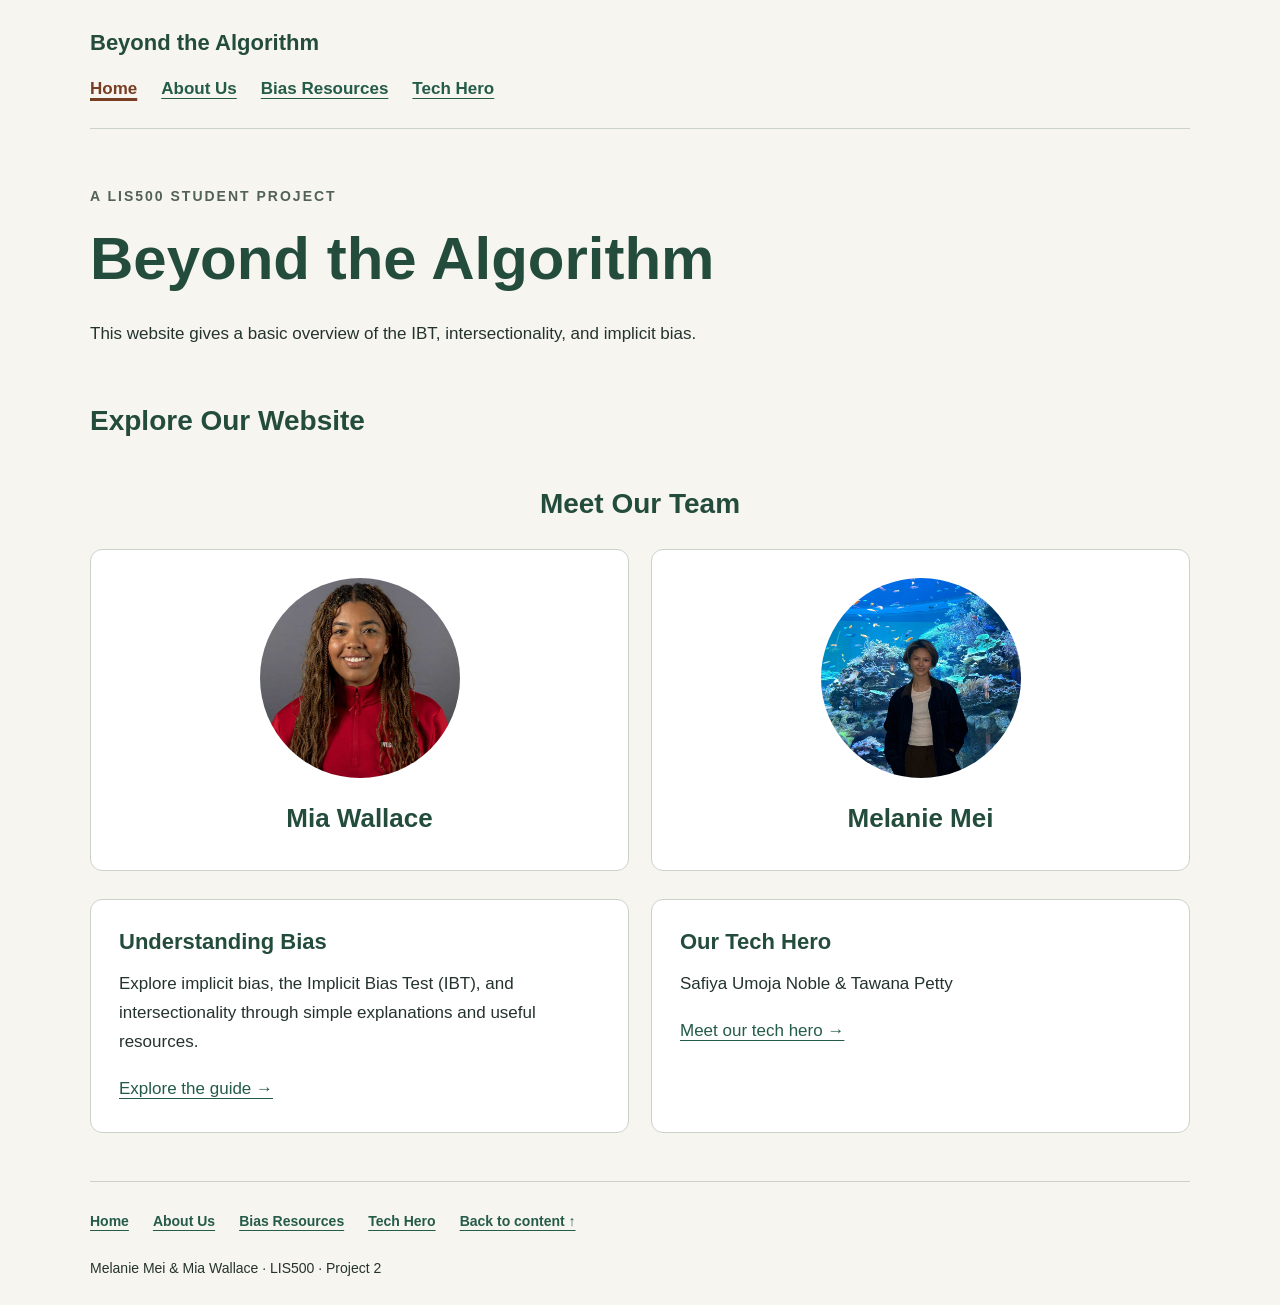
<file: index.html>
<!DOCTYPE html>
<html lang="en">
<head>
  <meta charset="UTF-8">
  <meta name="viewport" content="width=device-width, initial-scale=1.0">
  <title>Beyond the Algorithm | Home</title>
  <link rel="stylesheet" href="stylepage.css">
</head>

<body>
  <!--
  This is the main page
  -->

  <a class="skip-link" href="#main">Skip to content</a>

  <header>
    <p class="site-name">Beyond the Algorithm</p>

    <nav aria-label="Main navigation">
      <a href="index.html" aria-current="page">Home</a>
      <a href="about.html">About Us</a>
      <a href="resources.html">Bias Resources</a>
      <a href="heroes.html">Tech Hero</a>
    </nav>
  </header>
   <!--
  Nevagation options
  -->

  <main id="main">
    <section class="intro">
      <p class="eyebrow">A LIS500 student project</p>
      <h1>Beyond the Algorithm</h1>
      <p>This website gives a basic overview of the IBT, intersectionality, and implicit bias.
      </p>
    </section>

    <section aria-labelledby="explore-heading">
      <h2 id="explore-heading">Explore Our Website</h2>
      
<!-- Team portraits and team members' names. MM -->
<section class="team-section" aria-labelledby="team-heading">
  <h2 id="team-heading">Meet Our Team</h2>

  <div class="team-grid">
    <article class="team-member">
      <img
        class="team-photo"
        src="PHOTO-2026-10-05-20-46-10.jpg"
        alt="Mia Wallace"
      >
<!-- Same sized portraits and framed team member section, reduce distructions and easy to read -->
      <h3>Mia Wallace</h3>
    </article>

    <article class="team-member">
      <img
        class="team-photo"
        src="IMG_7918.jpg"
        alt="Melanie Mei"
      >

      <h3>Melanie Mei</h3>
    </article>
  </div>
</section>
      
<!-- A glance of our site MM -->
      <div class="cards home-cards">
        <article class="card">
          <h3>Understanding Bias</h3>
          <p>Explore implicit bias, the Implicit Bias Test (IBT), and intersectionality through simple explanations and useful resources. </p>
          <a href="resources.html">Explore the guide →</a>
        </article>

        <article class="card">
          <h3>Our Tech Hero</h3>
          <p>Safiya Umoja Noble & Tawana Petty</p>
          <a href="heroes.html">Meet our tech hero →</a>
        </article>
      </div>
    </section>
  </main>

 <footer>
  <!-- Footer navigation lets readers visit another page
       without scrolling back to the top. MM -->
  <nav class="footer-nav" aria-label="Footer navigation">
    <a href="index.html">Home</a>
    <a href="about.html">About Us</a>
    <a href="resources.html">Bias Resources</a>
    <a href="heroes.html">Tech Hero</a>
    <a href="#main">Back to content ↑</a>
  </nav>

  <p>Melanie Mei &amp; Mia Wallace · LIS500 · Project 2</p>
</footer>
</body>
</html>
</file>
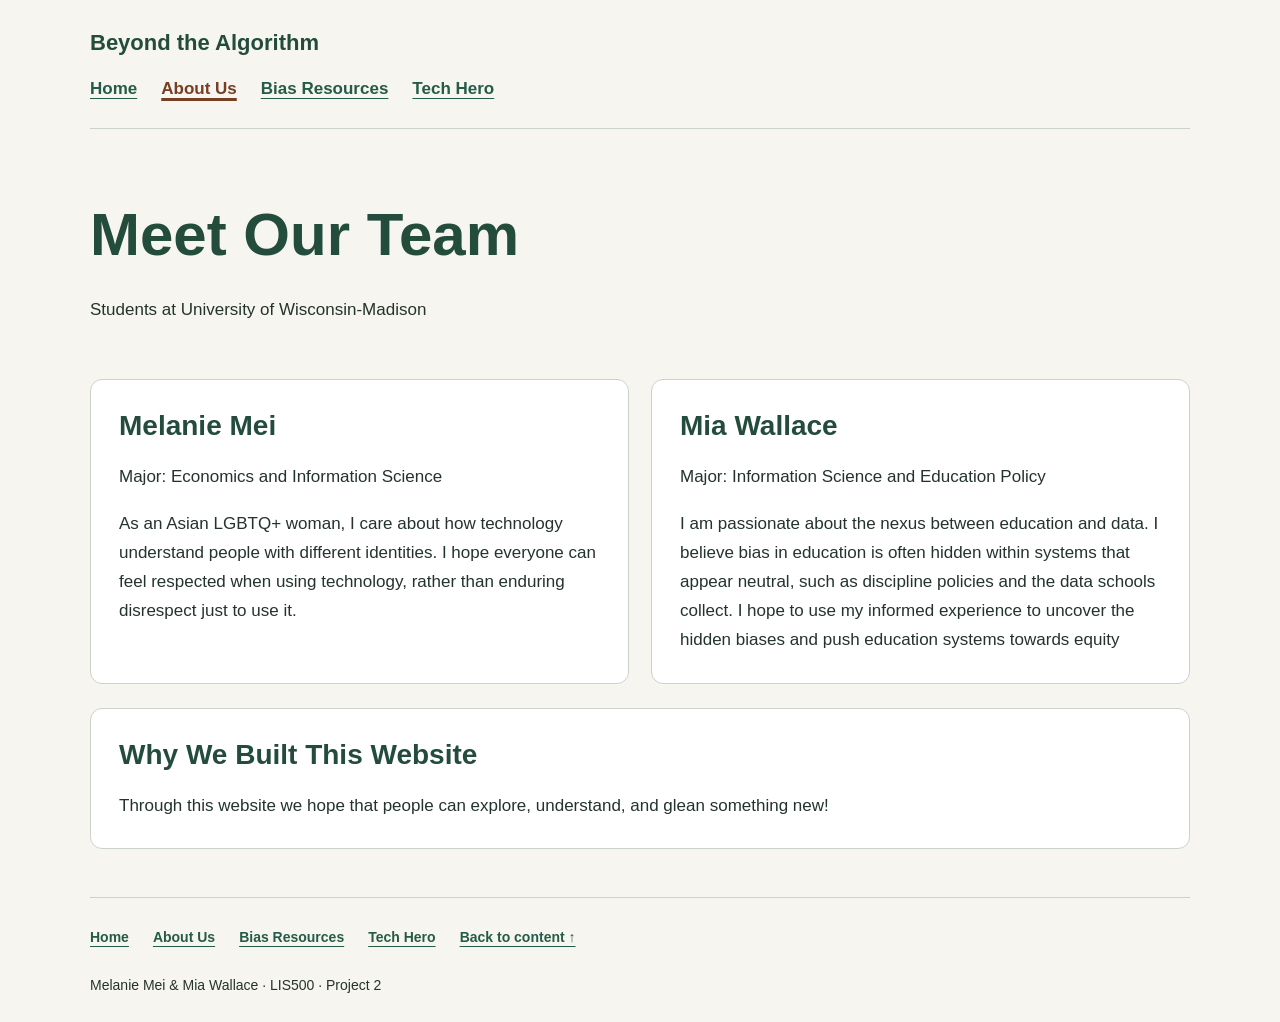
<file: about.html>
<!DOCTYPE html>
<html lang="en">
<head>
  <meta charset="UTF-8">
  <meta name="viewport" content="width=device-width, initial-scale=1.0">
  <title>About Us | Beyond the Algorithm</title>
  <link rel="stylesheet" href="stylepage.css">
</head>

<body>
<!-- White cards behind our names help the information to stand out MW-->
  <a class="skip-link" href="#main">Skip to content</a>

  <header>
    <p class="site-name">Beyond the Algorithm</p>

    <nav aria-label="Main navigation">
      <a href="index.html">Home</a>
      <a href="about.html" aria-current="page">About Us</a>
      <a href="resources.html">Bias Resources</a>
      <a href="heroes.html">Tech Hero</a>
    </nav>
  </header>

  <main id="main">
    <section class="intro">
      <h1>Meet Our Team</h1>
      <p>Students at University of Wisconsin-Madison</p>
    </section>

    <div class="team-grid">
      <section class="card">
        <h2>Melanie Mei</h2>
        <p>Major: Economics and Information Science</p>
        <p>As an Asian LGBTQ+ woman, I care about how technology understand people with different identities. I hope everyone can feel respected when using technology, rather than enduring disrespect just to use it. </p>
      </section>

      <section class="card">
        <h2>Mia Wallace</h2>
        <p> Major: Information Science and Education Policy</p>
        <p> I am passionate about the nexus between education and data. I believe bias in education is often hidden within systems that appear neutral, such as discipline policies and the data schools collect.  I hope to use my informed experience to uncover the hidden biases and push education systems towards equity</p>
      </section>
    </div>

    <section class="panel">
      <h2>Why We Built This Website</h2>
      <p> Through this website we hope that people can explore, understand, and glean something new! </p>
    </section>
  </main>

 <footer>
  <!-- Footer navigation lets readers visit another page
       without scrolling back to the top. MM -->
  <nav class="footer-nav" aria-label="Footer navigation">
    <a href="index.html">Home</a>
    <a href="about.html">About Us</a>
    <a href="resources.html">Bias Resources</a>
    <a href="heroes.html">Tech Hero</a>
    <a href="#main">Back to content ↑</a>
  </nav>

  <p>Melanie Mei &amp; Mia Wallace · LIS500 · Project 2</p>
</footer>
</body>
</html>
</file>
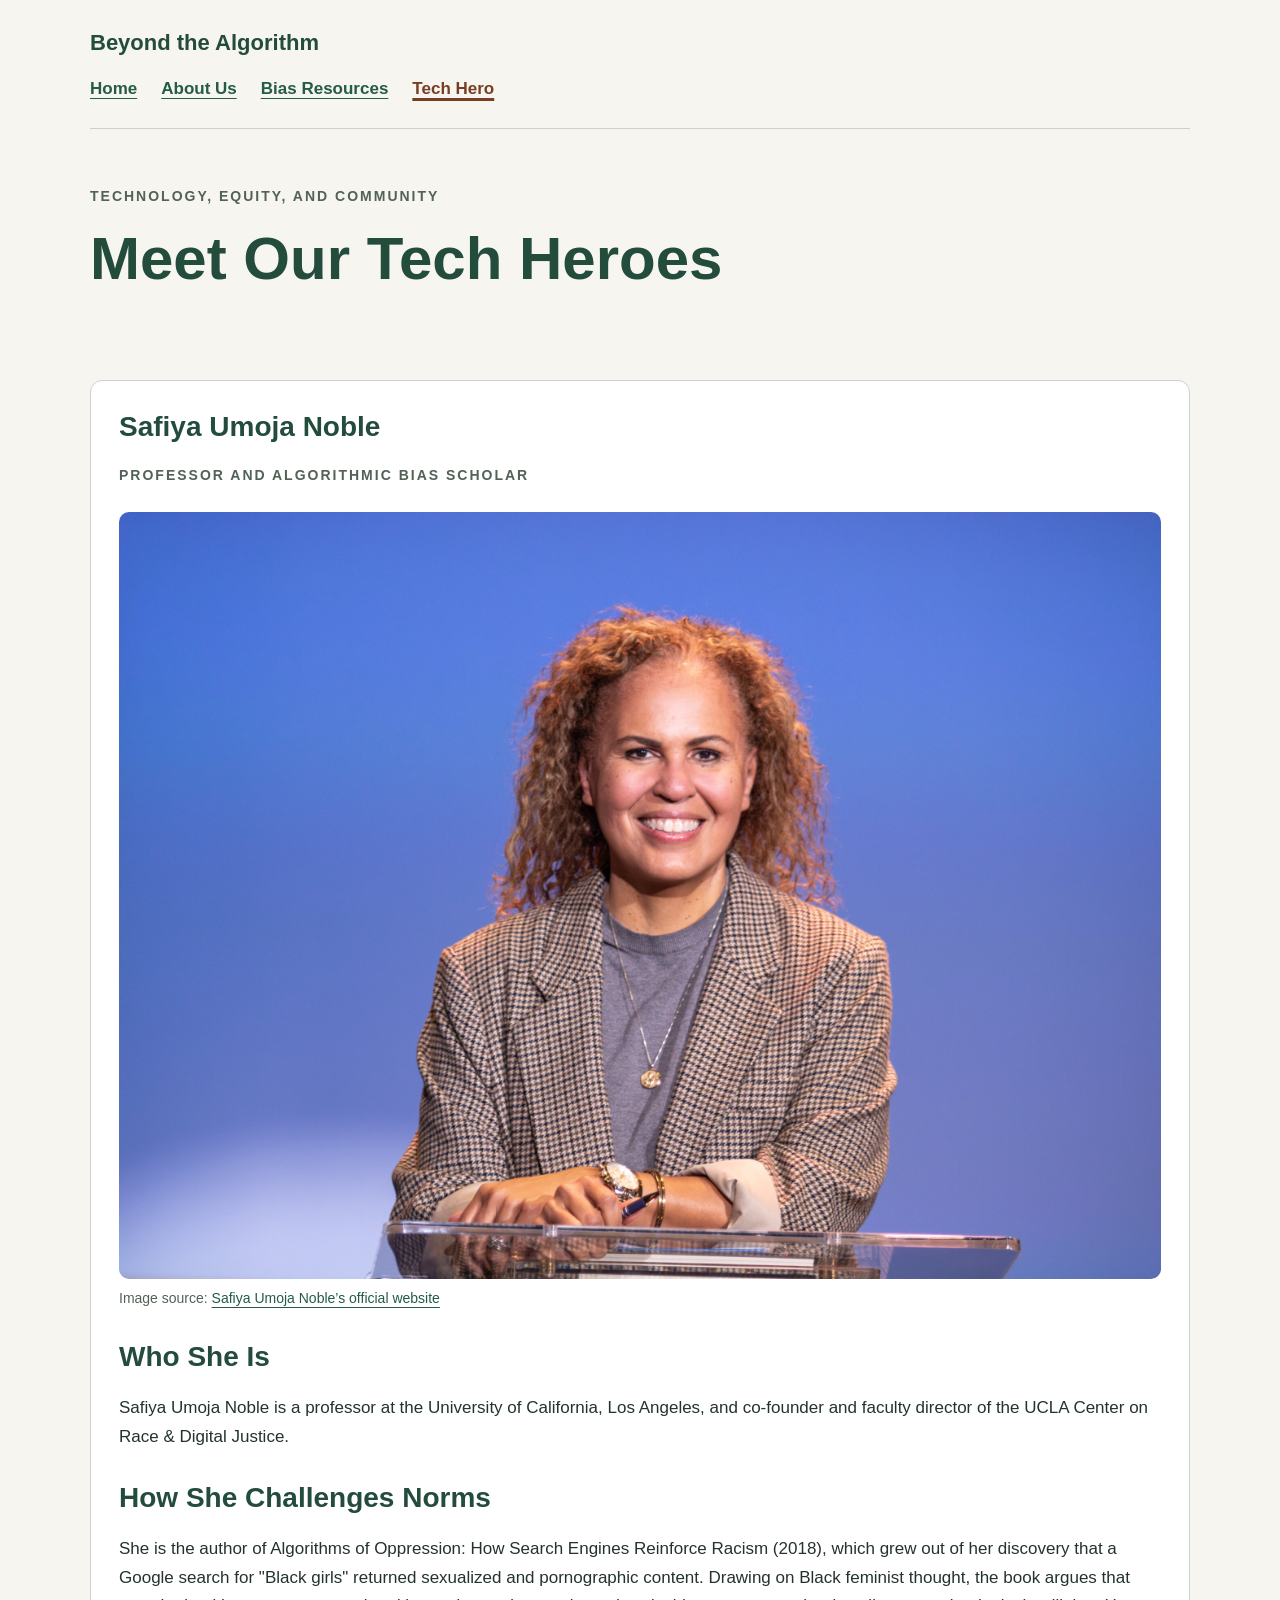
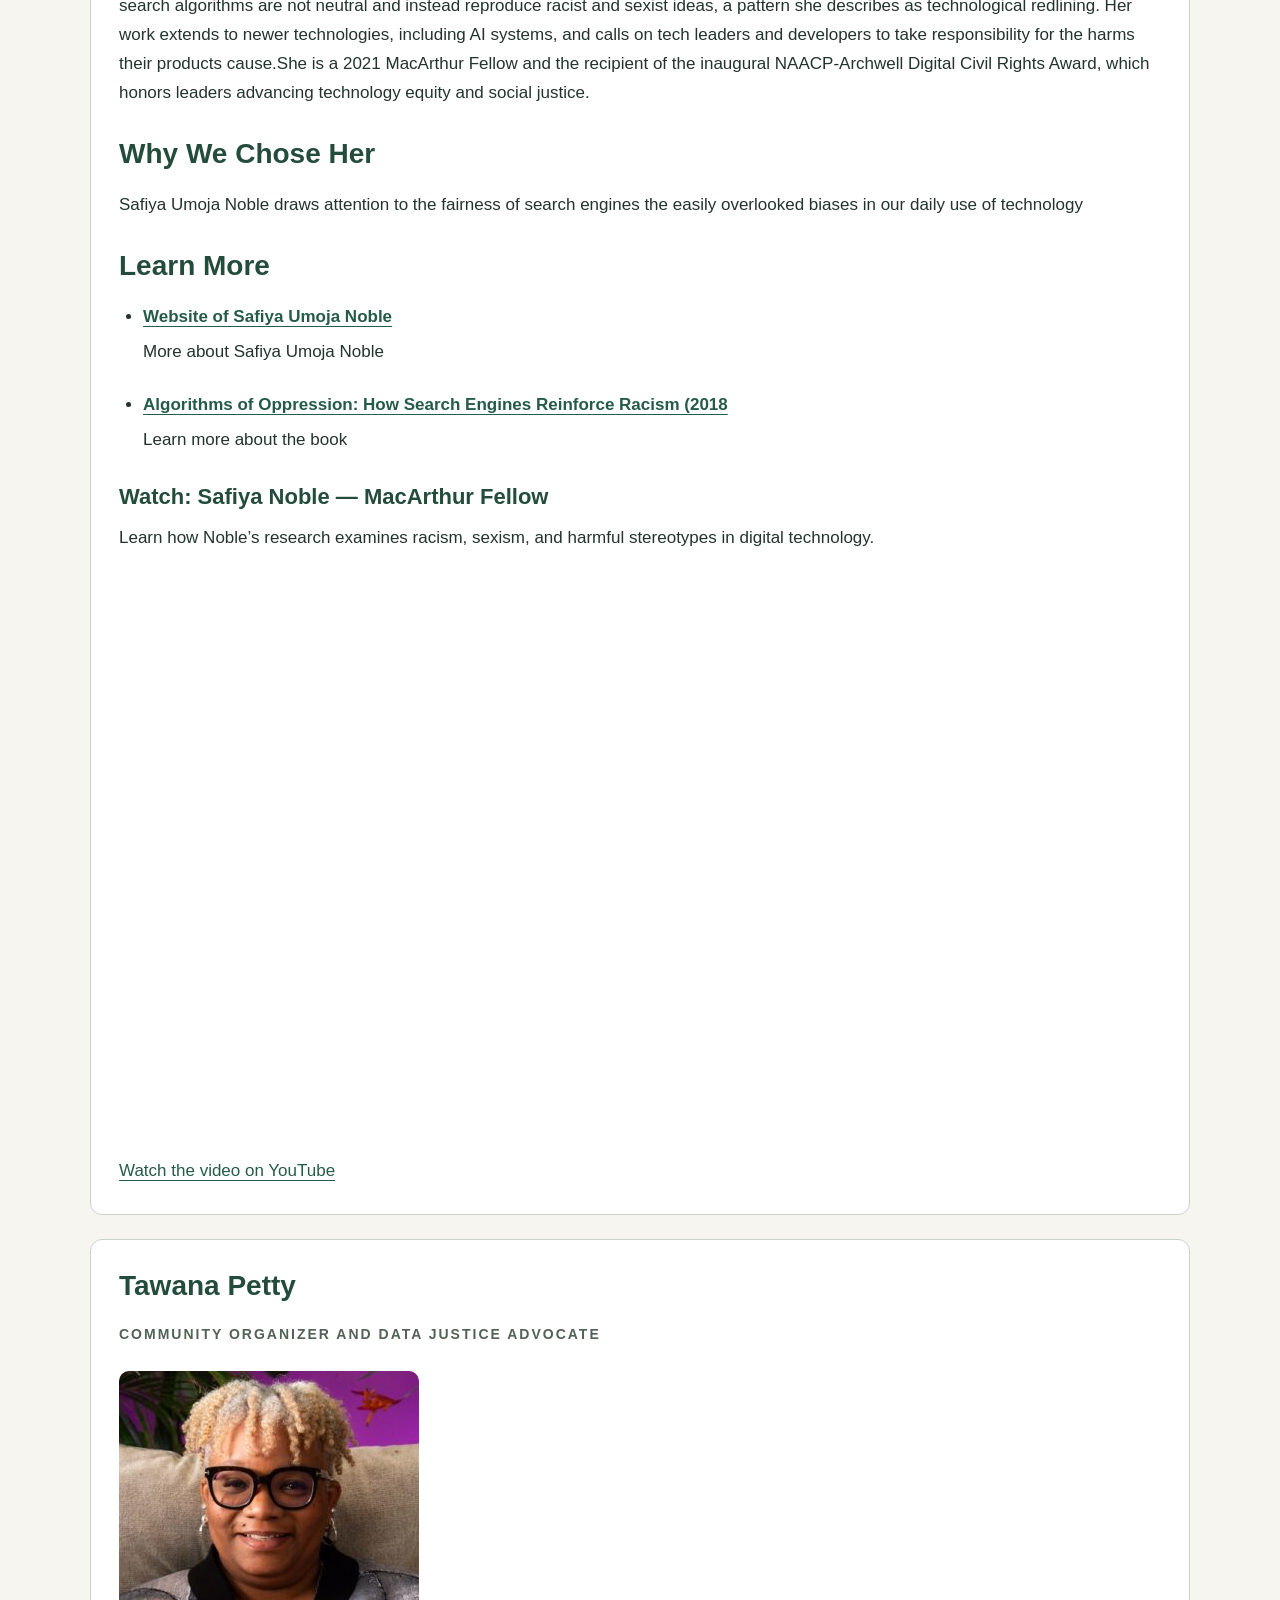
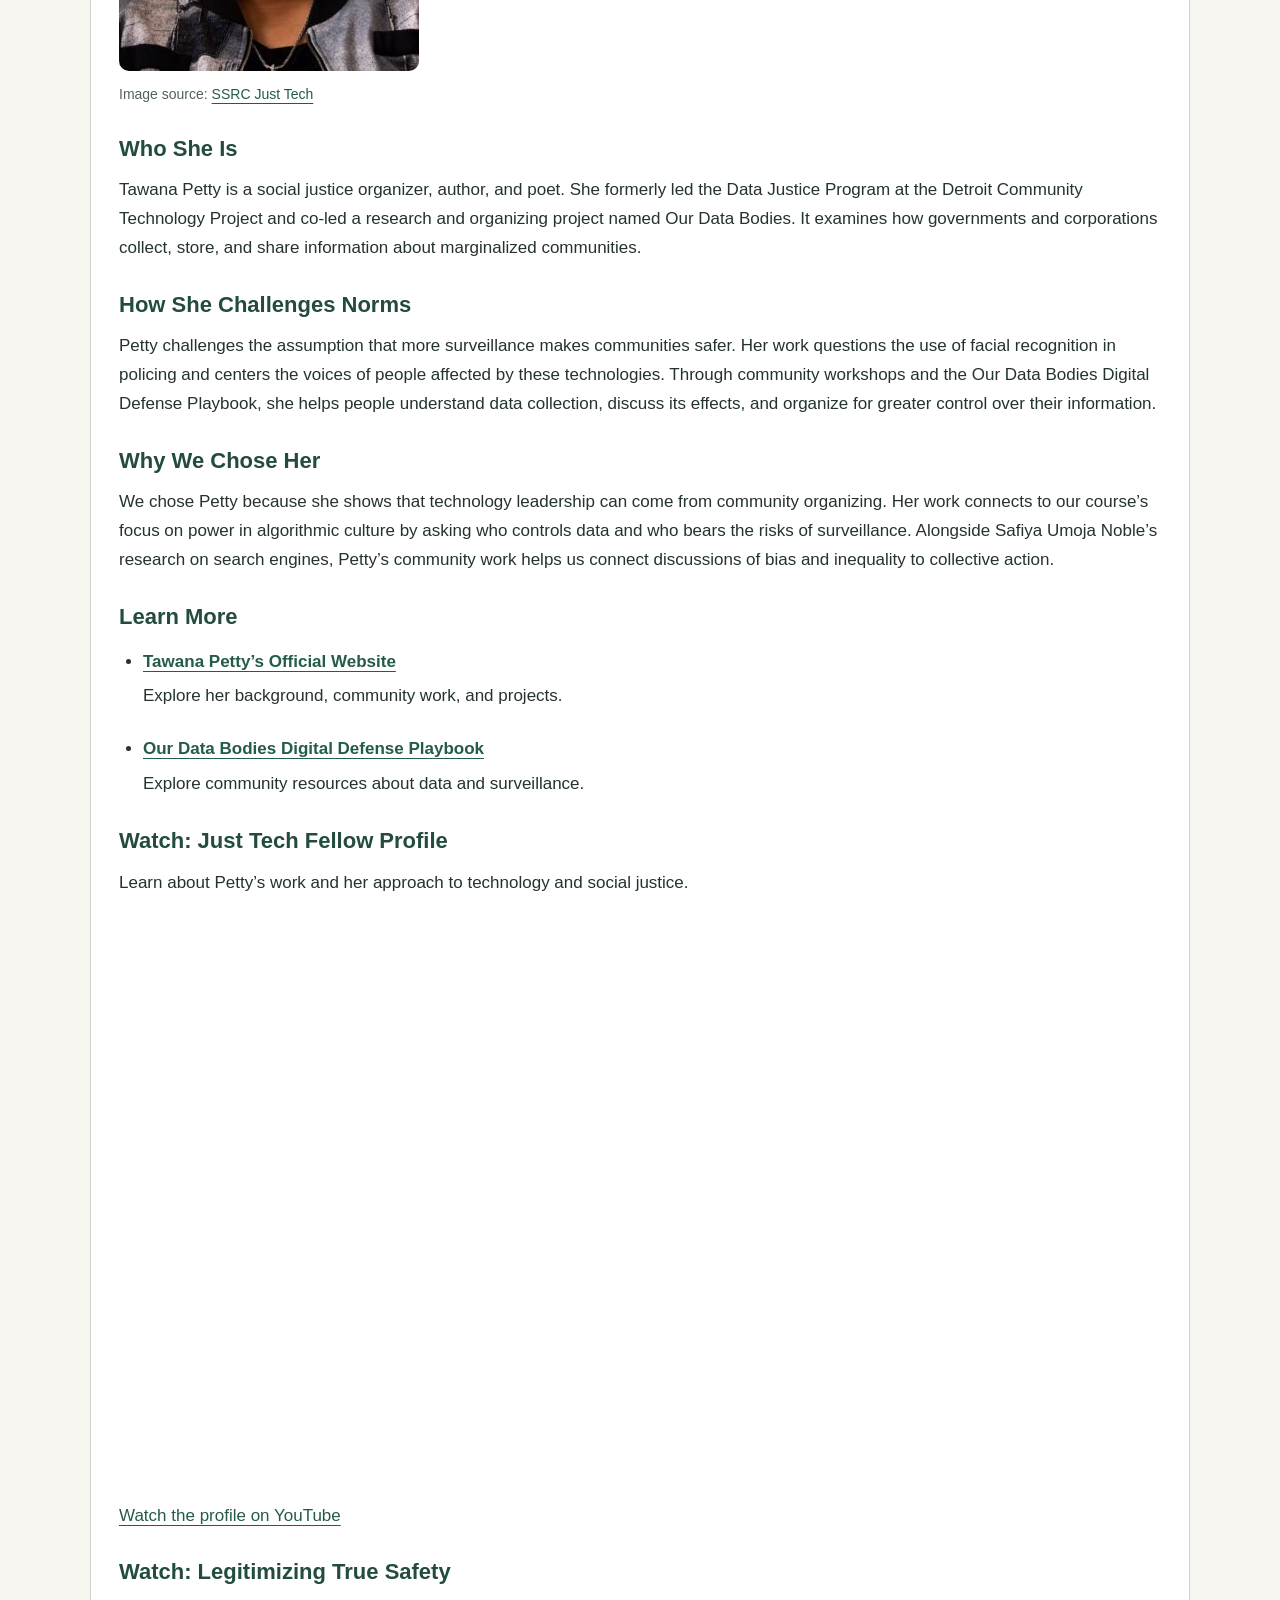
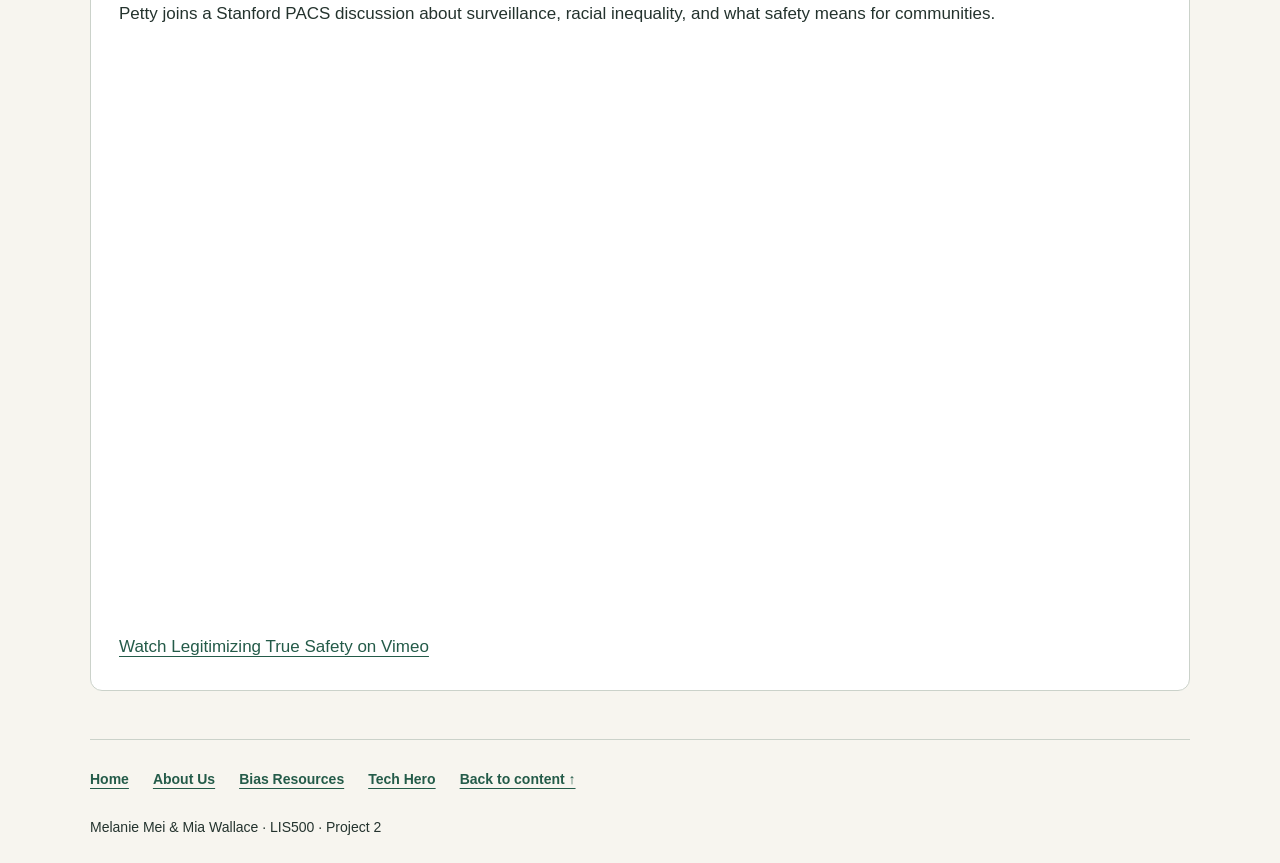
<file: heroes.html>
<!DOCTYPE html>
<html lang="en">
<head>
  <meta charset="UTF-8">
  <meta name="viewport" content="width=device-width, initial-scale=1.0">
  <title>Tech Hero | Beyond the Algorithm</title>
  <link rel="stylesheet" href="stylepage.css">
</head>

<body>
  <!--This is the tech hero page.MM-->

  <a class="skip-link" href="#main">Skip to content</a>

  <header>
    <p class="site-name">Beyond the Algorithm</p>

    <nav aria-label="Main navigation">
      <a href="index.html">Home</a>
      <a href="about.html">About Us</a>
      <a href="resources.html">Bias Resources</a>
      <a href="heroes.html" aria-current="page">Tech Hero</a>
    </nav>
  </header>
 <!--I add neivagation options to every page to help visitor neivagote more smoothly .MM-->
  
  <main id="main">
 <section class="intro">
  <p class="eyebrow">Technology, equity, and community</p>
  <h1>Meet Our Tech Heroes</h1>
</section>

<!-- Both profiles use the same heading and portrait layout. MM -->
<article class="panel hero-profile" aria-labelledby="noble-heading">
  <h2 id="noble-heading">Safiya Umoja Noble</h2>
  <p class="eyebrow">
    Professor and Algorithmic Bias Scholar
  </p>

  <figure>
    <img
      class=""
      src="Noble headshot.jpg"
      alt="Portrait of Safiya Umoja Noble"
      loading="lazy"
    >
    <figcaption>
      Image source:
      <a href="https://safiyaunoble.com/bio-cv/">
        Safiya Umoja Noble’s official website
      </a>
    </figcaption>
  </figure>

  
      <h2>Who She Is</h2>
      <p>Safiya Umoja Noble is a professor at the University of California, Los Angeles, and co-founder and faculty director of the UCLA Center on Race & Digital Justice. </p>
      

      <h2>How She Challenges Norms</h2>
      <p>She is the author of Algorithms of Oppression: How Search Engines Reinforce Racism (2018), which grew out of her discovery that a Google search for "Black girls" returned sexualized and pornographic content. Drawing on Black feminist thought, the book argues that search algorithms are not neutral and instead reproduce racist and sexist ideas, a pattern she describes as technological redlining. Her work extends to newer technologies, including AI systems, and calls on tech leaders and developers to take responsibility for the harms their products cause.She is a 2021 MacArthur Fellow and the recipient of the inaugural NAACP-Archwell Digital Civil Rights Award, which honors leaders advancing technology equity and social justice.
</p>

      <h2>Why We Chose Her</h2>
      <p>Safiya Umoja Noble draws attention to the fairness of search engines the easily overlooked biases in our daily use of technology</p>

      <h2>Learn More</h2>

      <ul class="resource-list">
        <li>
          <a href="https://safiyaunoble.com/">Website of Safiya Umoja Noble</a>
          <p> More about Safiya Umoja Noble</p>
        </li>
<!--I explain each resources so viewer could clearly know what they can expect from clicking the link .MM-->
        <li>
          <a href="https://en.wikipedia.org/wiki/Algorithms_of_Oppression">Algorithms of Oppression: How Search Engines Reinforce Racism (2018</a>
          <p>Learn more about the book</p>
        </li>
      </ul><!-- Video introduces Noble’s research on algorithmic discrimination. MM -->
<h3>Watch: Safiya Noble — MacArthur Fellow</h3>
<p>
  Learn how Noble’s research examines racism, sexism,
  and harmful stereotypes in digital technology.
</p>

<iframe
  src="https://www.youtube-nocookie.com/embed/thTwpAJ9jQM"
  title="Safiya Noble — 2021 MacArthur Fellow"
  loading="lazy"
  allow="fullscreen; picture-in-picture"
  allowfullscreen>
</iframe>

<p>
  <a href="https://www.youtube.com/watch?v=thTwpAJ9jQM">
    Watch the video on YouTube
  </a>
</p>
   </article>

    
 <!-- A second tech hero. MM -->
<article class="panel" aria-labelledby="petty-heading">
  <h2 id="petty-heading">Tawana Petty</h2>
  <p class="eyebrow">
    Community Organizer and Data Justice Advocate
  </p>

  <figure>
    <img
      class="hero-photo"
      src="tawana-petty.jpg"
      alt="Portrait of Tawana Petty"
      loading="lazy"
    >
    <figcaption>
      Image source:
      <a href="https://just-tech.ssrc.org/our-network/tawana-petty/">
        SSRC Just Tech
      </a>
    </figcaption>
  </figure>

  <h3>Who She Is</h3>
  <p>
    Tawana Petty is a social justice organizer, author, and poet.
    She formerly led the Data Justice Program at the Detroit
    Community Technology Project and co-led a research and
    organizing project named Our Data Bodies. It examines how
    governments and corporations collect, store, and share
    information about marginalized communities.
  </p>

  <h3>How She Challenges Norms</h3>
  <p>
    Petty challenges the assumption that more surveillance makes
    communities safer. Her work questions the use of facial
    recognition in policing and centers the voices of people
    affected by these technologies. Through community workshops
    and the Our Data Bodies Digital Defense Playbook, she helps
    people understand data collection, discuss its effects, and
    organize for greater control over their information.
  </p>

  <h3>Why We Chose Her</h3>
  <p>
    We chose Petty because she shows that technology leadership
    can come from community organizing. Her work connects to our
    course’s focus on power in algorithmic culture by asking who
    controls data and who bears the risks of surveillance.
    Alongside Safiya Umoja Noble’s research on search engines,
    Petty’s community work helps us connect discussions of bias
    and inequality to collective action.
  </p>

  <h3>Learn More</h3>
  <ul class="resource-list">
    <li>
      <a href="https://tawanapetty.org/">
        Tawana Petty’s Official Website
      </a>
      <p>Explore her background, community work, and projects.</p>
    </li>
    <li>
      <a href="https://www.odbproject.org/2019/03/11/our-data-bodies-playbook-is-out/">
        Our Data Bodies Digital Defense Playbook
      </a>
      <p>Explore community resources about data and surveillance.</p>
    </li>
  </ul>

  <h3>Watch: Just Tech Fellow Profile</h3>
  <p>
    Learn about Petty’s work and her approach to technology
    and social justice.
  </p>

  <iframe
    src="https://www.youtube-nocookie.com/embed/wKGysBQqqiU"
    title="Just Tech Fellow Profile: Tawana Petty"
    loading="lazy"
    allow="fullscreen; picture-in-picture"
    allowfullscreen>
  </iframe>

  <p>
    <a href="https://www.youtube.com/watch?v=wKGysBQqqiU">
      Watch the profile on YouTube
    </a>
  </p>

  <h3>Watch: Legitimizing True Safety</h3>
  <p>
    Petty joins a Stanford PACS discussion about surveillance,
    racial inequality, and what safety means for communities.
  </p>

  <iframe
    src="https://player.vimeo.com/video/426400852"
    title="Legitimizing True Safety — Stanford PACS"
    loading="lazy"
    allow="fullscreen; picture-in-picture"
    allowfullscreen>
  </iframe>

  <p>
    <a href="https://vimeo.com/426400852">
      Watch Legitimizing True Safety on Vimeo
    </a>
  </p>
</article>
  </main>

<footer>
  <!-- Footer navigation lets readers visit another page
       without scrolling back to the top. MM -->
  <nav class="footer-nav" aria-label="Footer navigation">
    <a href="index.html">Home</a>
    <a href="about.html">About Us</a>
    <a href="resources.html">Bias Resources</a>
    <a href="heroes.html">Tech Hero</a>
    <a href="#main">Back to content ↑</a>
  </nav>

  <p>Melanie Mei &amp; Mia Wallace · LIS500 · Project 2</p>
</footer>
</body>
</html>
</file>
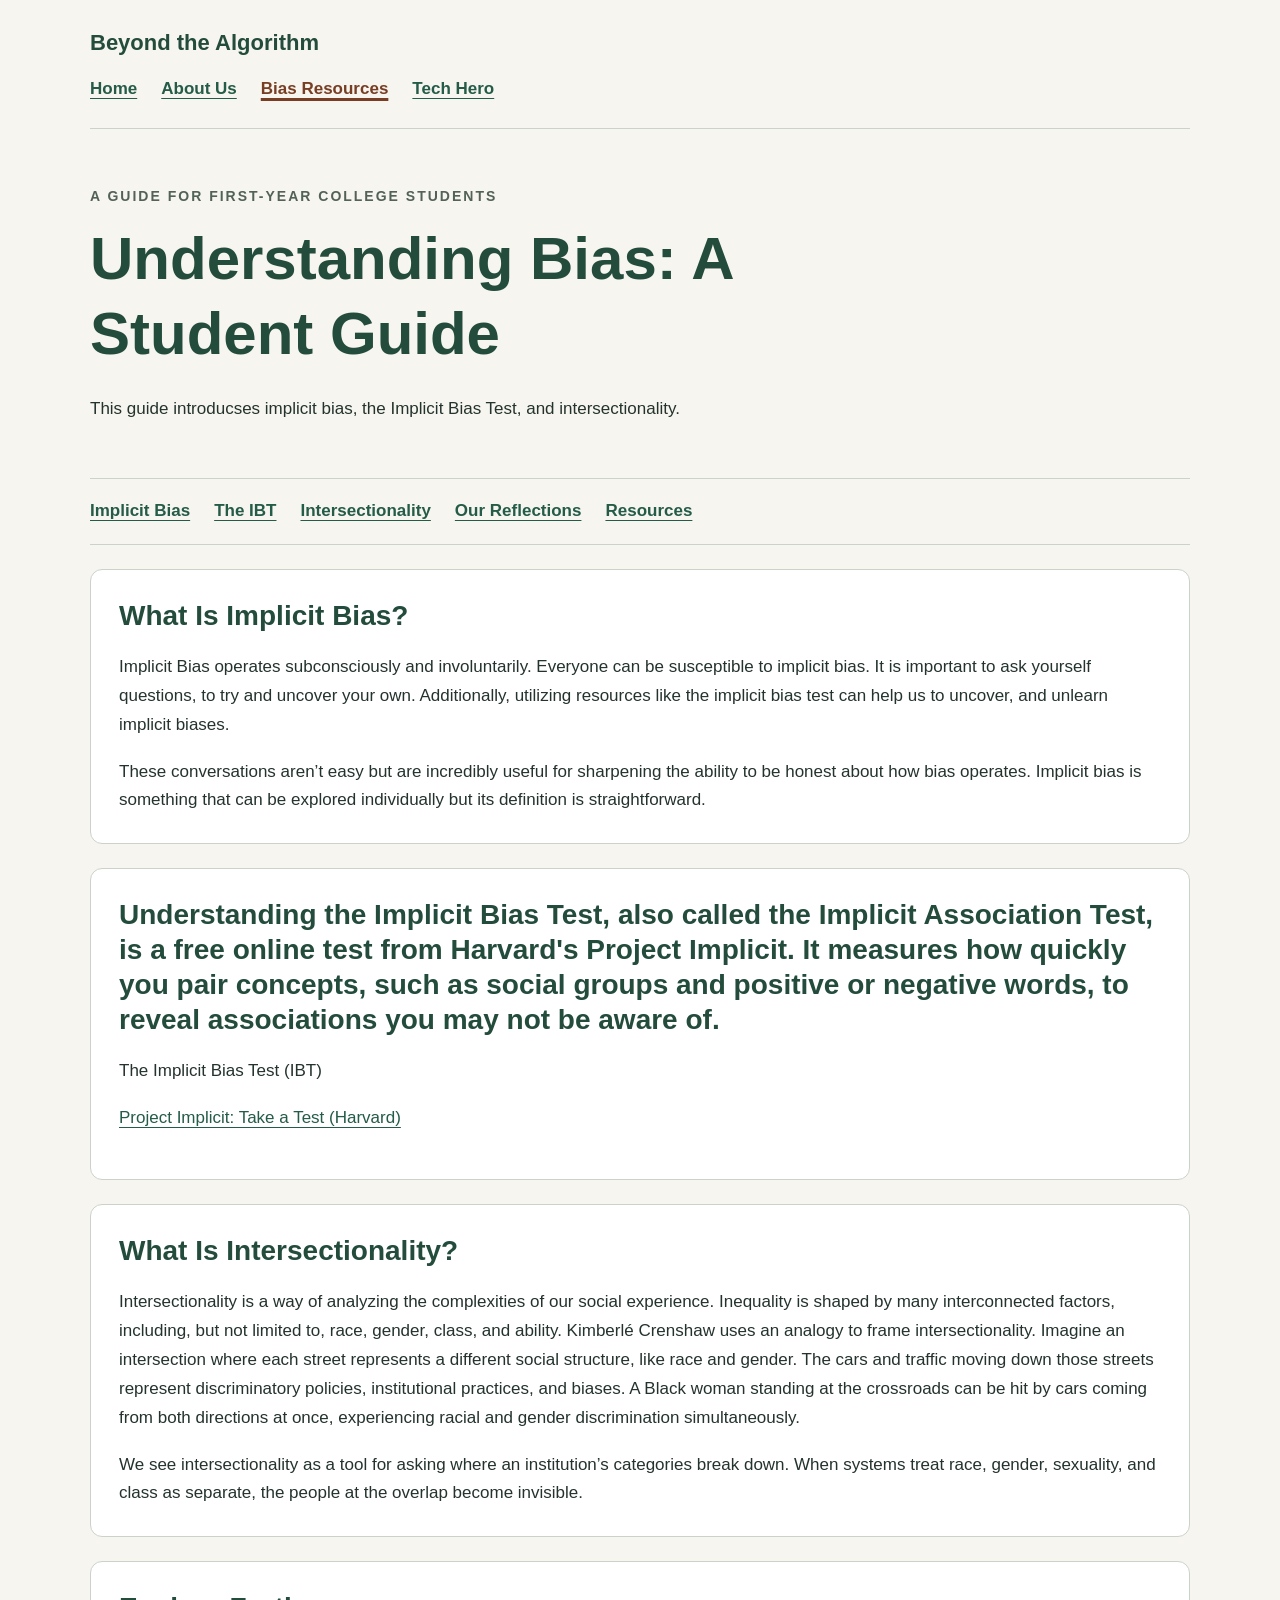
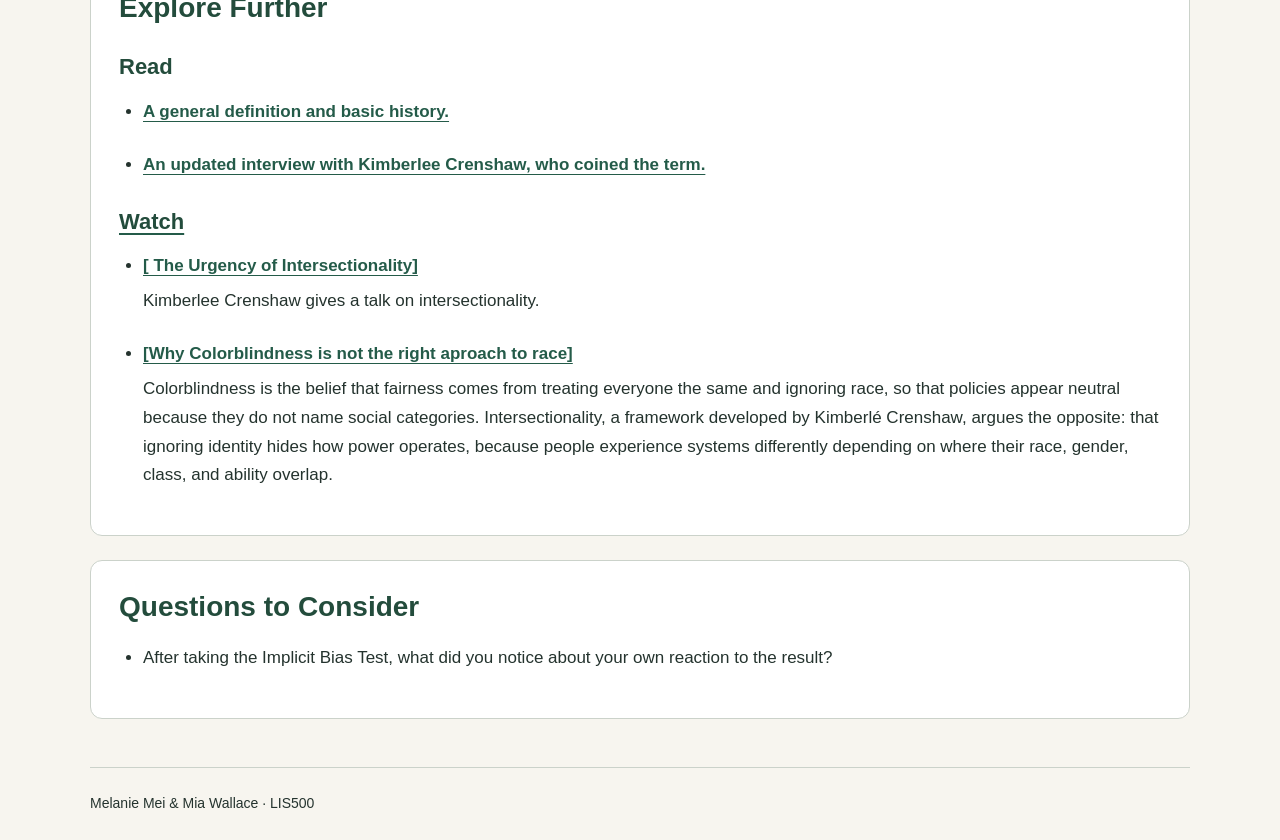
<file: resource.html>
<!DOCTYPE html>
<html lang="en">
<head>
  <meta charset="UTF-8">
  <meta name="viewport" content="width=device-width, initial-scale=1.0">
  <title>Bias Resources | Beyond the Algorithm</title>
  <link rel="stylesheet" href="stylepage.css">
</head>

<body>
  

  <a class="skip-link" href="#main">Skip to content</a>

  <header>
    <p class="site-name">Beyond the Algorithm</p>

    <nav aria-label="Main navigation">
      <a href="index.html">Home</a>
      <a href="about.html">About Us</a>
      <a href="resources.html" aria-current="page">Bias Resources</a>
      <a href="heroes.html">Tech Hero</a>
    </nav>
  </header>

  <main id="main">
    <section class="intro">
      <p class="eyebrow">A guide for first-year college students</p>
      <h1>Understanding Bias: A Student Guide</h1>
      <p>This guide introducses implicit bias, the Implicit Bias Test, and intersectionality.  </p>
    </section>

    <nav class="page-links" aria-label="Guide sections">
      <a href="#implicit-bias">Implicit Bias</a>
      <a href="#ibt">The IBT</a>
      <a href="#intersectionality">Intersectionality</a>
      <a href="#reflections">Our Reflections</a>
      <a href="#further-reading">Resources</a>
    </nav>

    <section id="implicit-bias" class="panel">
      <h2>What Is Implicit Bias?</h2>
      <p>Implicit Bias operates subconsciously and involuntarily. Everyone can be susceptible to implicit bias. It is important to ask yourself questions, to try and uncover your own. Additionally, utilizing resources like the implicit bias test can help us to uncover, and unlearn implicit biases. </p>
      <p>These conversations aren’t easy but are incredibly useful for sharpening the ability to be honest about how bias operates. Implicit bias is something that can be explored individually but its definition is straightforward.  </p>
    </section>

    <section id="ibt" class="panel">
      <h2>Understanding the Implicit Bias Test, also called the Implicit Association Test, is a free online test from Harvard's Project Implicit. It measures how quickly you pair concepts, such as social groups and positive or negative words, to reveal associations you may not be aware of.</h2>
      <p>The Implicit Bias Test (IBT) </p>
      <p>
        <a href="https://implicit.harvard.edu/implicit/takeatest.html" >Project Implicit: Take a Test (Harvard)</a>
      </p>
      </p>
    </section>

    <section id="intersectionality" class="panel">
      <h2>What Is Intersectionality?</h2>
      <p> Intersectionality is a way of analyzing the complexities of our social experience. Inequality is shaped by many interconnected factors, including, but not limited to, race, gender, class, and ability. Kimberlé Crenshaw uses an analogy to frame intersectionality. Imagine an intersection where each street represents a different social structure, like race and gender. The cars and traffic moving down those streets represent discriminatory policies, institutional practices, and biases. A Black woman standing at the crossroads can be hit by cars coming from both directions at once, experiencing racial and gender discrimination simultaneously.</p>
      <p> We see intersectionality as a tool for asking where an institution’s categories break down. When systems treat race, gender, sexuality, and class as separate, the people at the overlap become invisible.  </p>
    </section>


    <section id="further-reading" class="panel">
      <h2>Explore Further</h2>
      
    <h3>Read</h3>
      <ul class="resource-list">
        <li>
          <a href="https://results.org/wp-content/uploads/Chapter-The-Complexity-of-Identity.pdf </p> 
          <p>Tatum explains that identity is shaped by many overlapping dimensions. </p>
        </li>

        <li>
          <a href="https://www.britannica.com/topic/intersectionality </a>
          <p>A general definition and basic history. </p>
        </li>

        <li>
          <a href="https://blackpast.org/african-american-history/combahee-river-collective-statement-1977/ </a>
          <p>The Combahee River Collective was a black feminist, lesbian, socialist organization. Their writing “A Black Feminist Statement” (1977) is one of the earliest iterations of intersectionality.</p>
        </li>
            
         <li>
           <a href="https://www.law.columbia.edu/news/archive/kimberle-crenshaw-intersectionality-more-two-decades-later  </a>
           <p>An updated interview with Kimberlee Crenshaw, who coined the term.</p>
         </li>
      </ul>

      <h3>Watch</h3>
      <ul class = "resource-list">
        <li>
          <a href ="https://www.youtube.com/watch?v=akOe5-UsQ2o&t=289s"> [ The Urgency of Intersectionality] </a>
          <p> Kimberlee Crenshaw gives a talk on intersectionality.</p>
        </li>
        <li>
          <a href "https://www.youtube.com/watch?v=zDJcjasFzBI" > [Why Colorblindness is not the right aproach to race] </a>
          <p>Colorblindness is the belief that fairness comes from treating everyone the same and ignoring race, so that policies appear neutral because they do not name social categories. Intersectionality, a framework developed by Kimberlé Crenshaw, argues the opposite: that ignoring identity hides how power operates, because people experience systems differently depending on where their race, gender, class, and ability overlap. </p>
        </li>
      </ul>
    </section>

    <section class="panel">
      <h2>Questions to Consider</h2>
      <ul>
        <li>After taking the Implicit Bias Test, what did you notice about your own reaction to the result?</li>
      </ul>
    </section>
  </main>

  <footer>
    <p>Melanie Mei &amp; Mia Wallace · LIS500 </p>
  </footer>
</body>
</html>
</file>
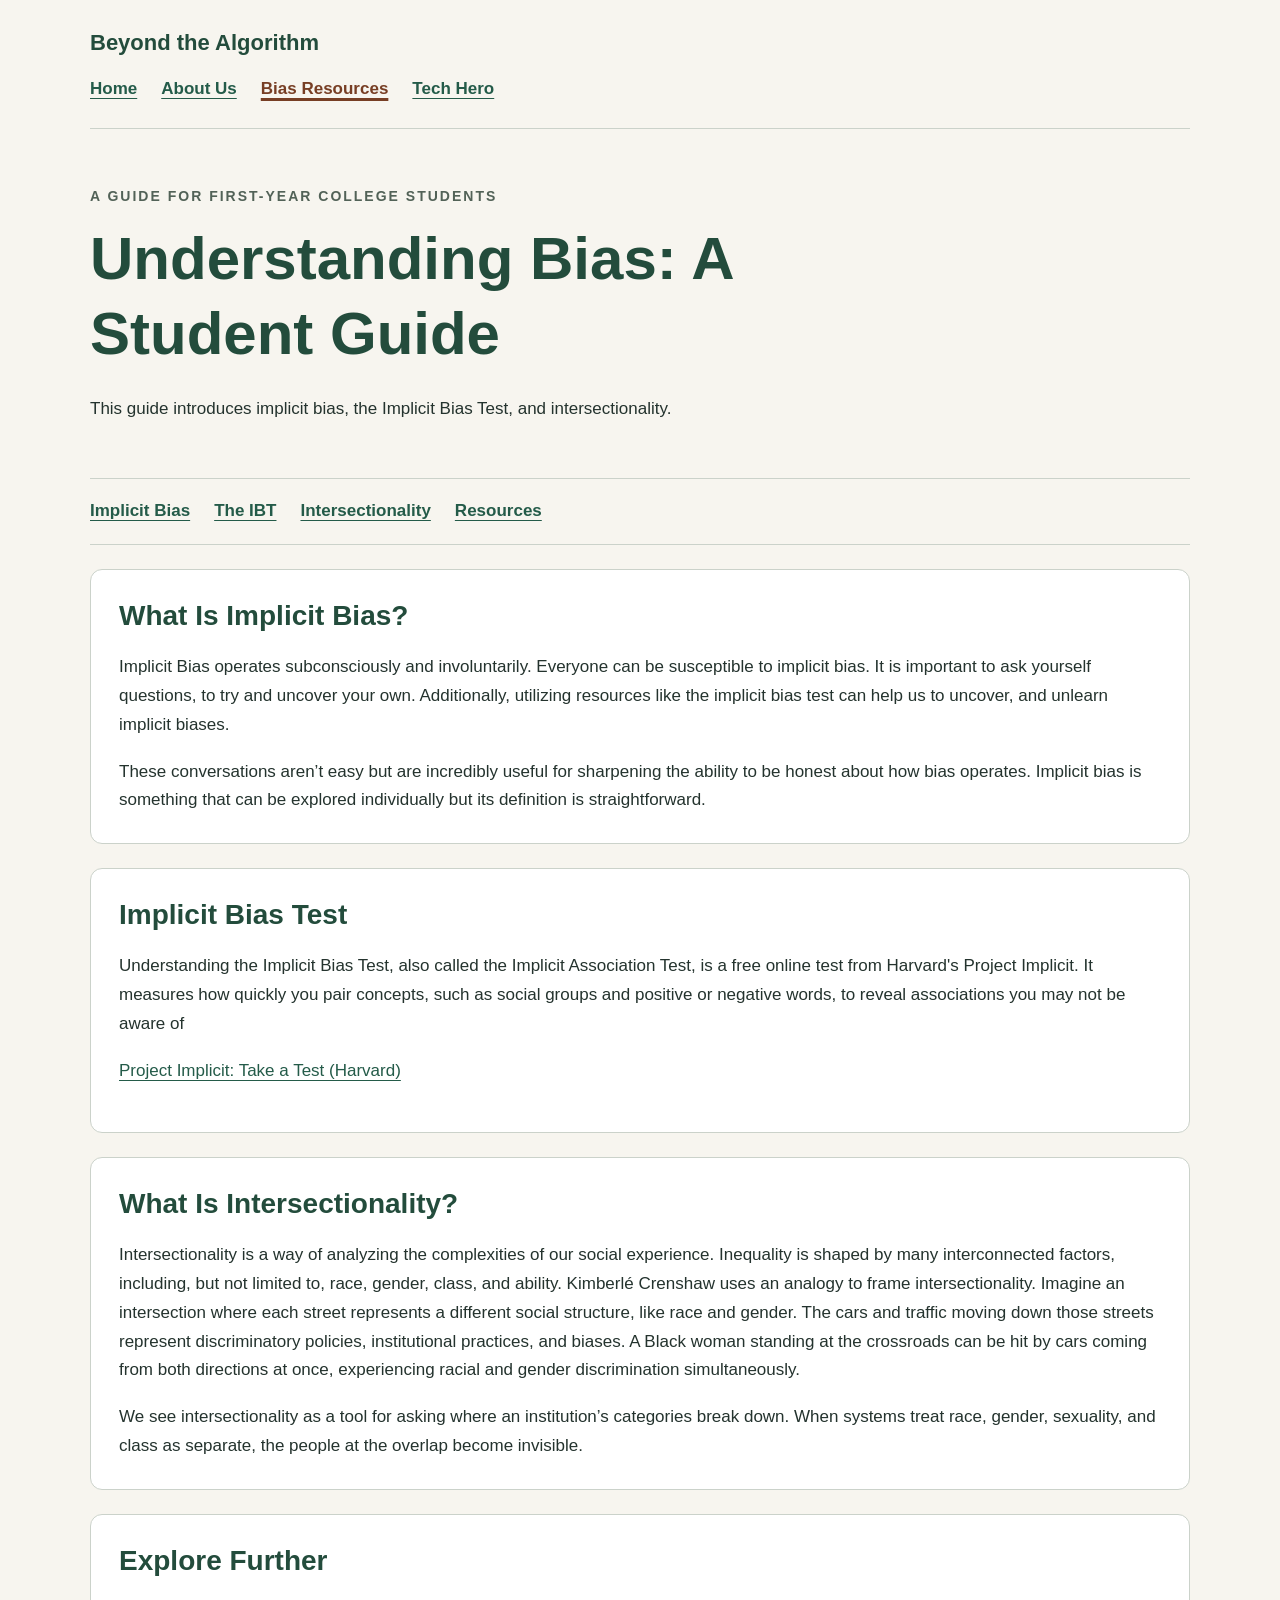
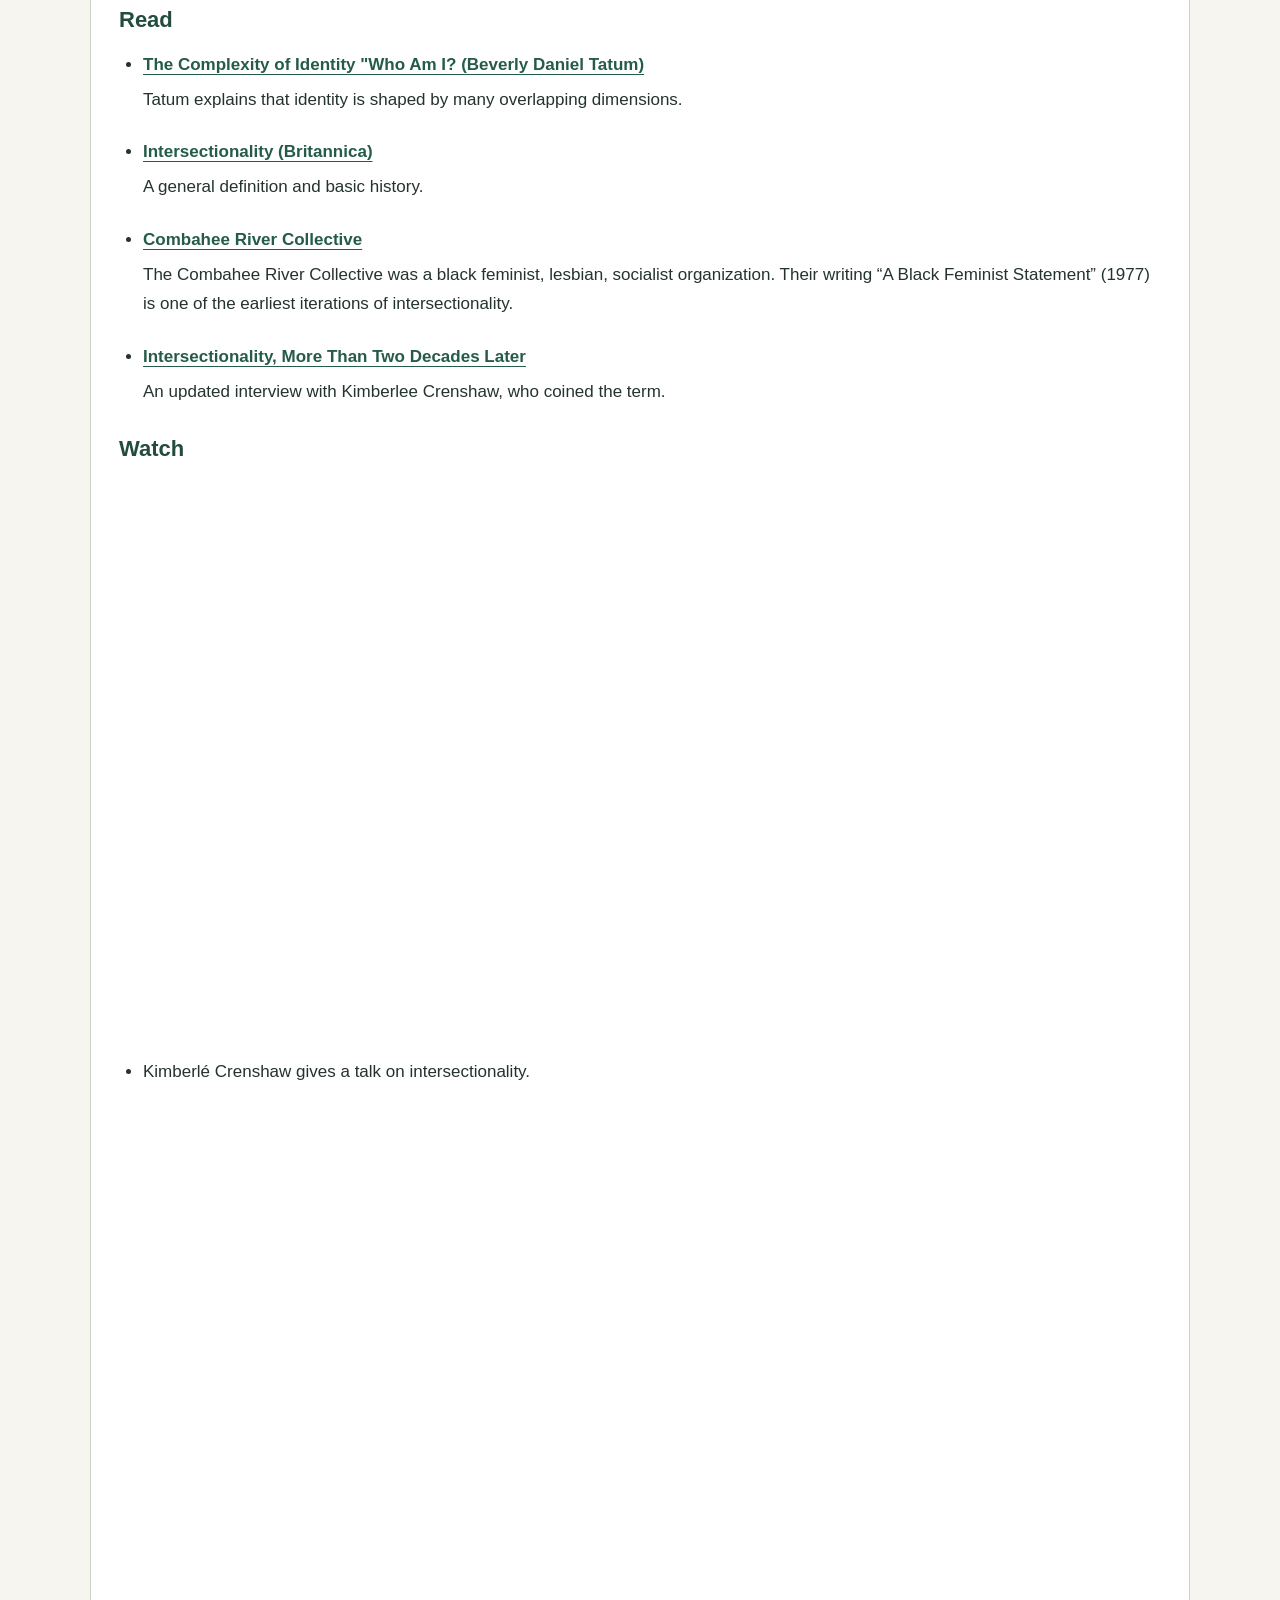
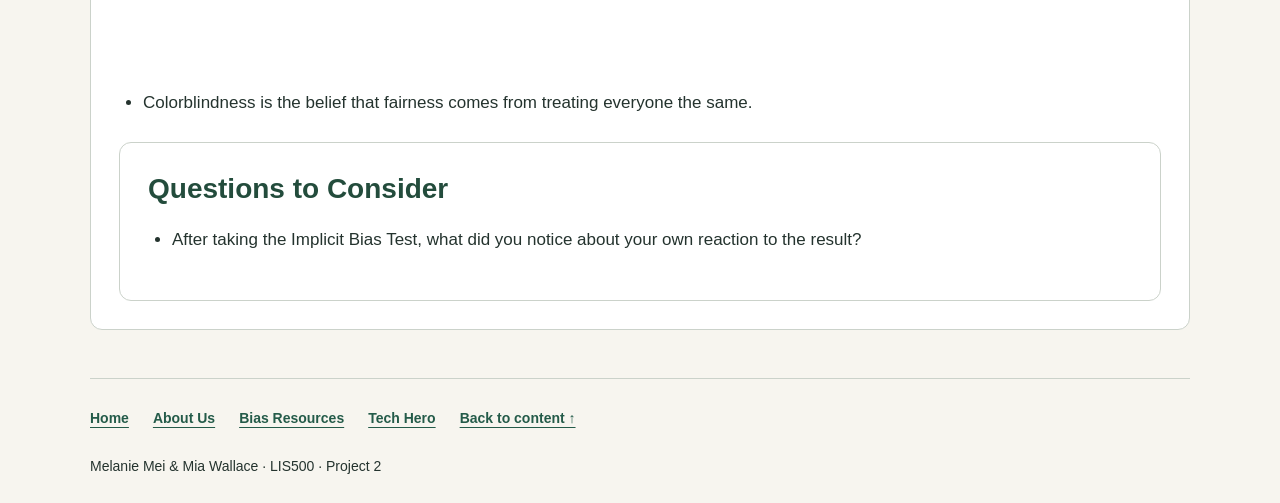
<file: resources.html>
<!DOCTYPE html>
<html lang="en">
<head>
  <meta charset="UTF-8">
  <meta name="viewport" content="width=device-width, initial-scale=1.0">
  <title>Bias Resources | Beyond the Algorithm</title>
  <link rel="stylesheet" href="stylepage.css">
</head>

<body>
  

  <a class="skip-link" href="#main">Skip to content</a>

  <header>
    <p class="site-name">Beyond the Algorithm</p>

    <nav aria-label="Main navigation">
      <a href="index.html">Home</a>
      <a href="about.html">About Us</a>
      <a href="resources.html" aria-current="page">Bias Resources</a>
      <a href="heroes.html">Tech Hero</a>
    </nav>
  </header>

  <main id="main">
    <section class="intro">
      <p class="eyebrow">A guide for first-year college students</p>
      <h1>Understanding Bias: A Student Guide</h1>
      <p>This guide introduces implicit bias, the Implicit Bias Test, and intersectionality.  </p>
    </section>
    <!-- A lot of this content I have learned about in previous classes, after learning about it for the past 4 years, so I knew what readings and videos helped me the most and gave me the best basis. The organization of the page is quite basic, just resources and a quick explanation under. Additionally, having the blanket definitions is helpful to have at the top, but the richness of the content is located in the resource section. I think the organization of the page is quite intuitive, helping the user to navigate the page correctly.  MW-->

    <nav class="page-links" aria-label="Guide sections">
      <a href="#implicit-bias">Implicit Bias</a>
      <a href="#ibt">The IBT</a>
      <a href="#intersectionality">Intersectionality</a>
      <a href="#further-reading">Resources</a>
    </nav>

    <section id="implicit-bias" class="panel">
      <h2>What Is Implicit Bias?</h2>
      <p>Implicit Bias operates subconsciously and involuntarily. Everyone can be susceptible to implicit bias. It is important to ask yourself questions, to try and uncover your own. Additionally, utilizing resources like the implicit bias test can help us to uncover, and unlearn implicit biases. </p>
      <p>These conversations aren’t easy but are incredibly useful for sharpening the ability to be honest about how bias operates. Implicit bias is something that can be explored individually but its definition is straightforward.  </p>
    </section>

    <section id="ibt" class="panel">
      <h2> Implicit Bias Test</h2>
      <p> Understanding the Implicit Bias Test, also called the Implicit Association Test, is a free online test from Harvard's Project Implicit. It measures how quickly you pair concepts, such as social groups and positive or negative words, to reveal associations you may not be aware of</p>
      <p>
        <a href="https://implicit.harvard.edu/implicit/takeatest.html" >Project Implicit: Take a Test (Harvard)</a>
      </p>
      </p>
    </section>

    <section id="intersectionality" class="panel">
      <h2>What Is Intersectionality?</h2>
      <p> Intersectionality is a way of analyzing the complexities of our social experience. Inequality is shaped by many interconnected factors, including, but not limited to, race, gender, class, and ability. Kimberlé Crenshaw uses an analogy to frame intersectionality. Imagine an intersection where each street represents a different social structure, like race and gender. The cars and traffic moving down those streets represent discriminatory policies, institutional practices, and biases. A Black woman standing at the crossroads can be hit by cars coming from both directions at once, experiencing racial and gender discrimination simultaneously.</p>
      <p> We see intersectionality as a tool for asking where an institution’s categories break down. When systems treat race, gender, sexuality, and class as separate, the people at the overlap become invisible.  </p>
    </section>


    <section id="further-reading" class="panel">
      <h2>Explore Further</h2>
      
    <h3>Read</h3>
      <ul class="resource-list">
        <li>
          <a href="https://results.org/wp-content/uploads/Chapter-The-Complexity-of-Identity.pdf"> The Complexity of Identity "Who Am I? (Beverly Daniel Tatum)</a> 
          <p>Tatum explains that identity is shaped by many overlapping dimensions. </p>
        </li>

        <li>
          <a href="https://www.britannica.com/topic/intersectionality"> Intersectionality (Britannica) </a>
          <p>A general definition and basic history. </p>
        </li>

        <li>
          <a href="https://blackpast.org/african-american-history/combahee-river-collective-statement-1977/">Combahee River Collective </a>
          <p>The Combahee River Collective was a black feminist, lesbian, socialist organization. Their writing “A Black Feminist Statement” (1977) is one of the earliest iterations of intersectionality.</p>
        </li>
            
         <li>
           <a href="https://www.law.columbia.edu/news/archive/kimberle-crenshaw-intersectionality-more-two-decades-later"> Intersectionality, More Than Two Decades Later  </a>
           <p>An updated interview with Kimberlee Crenshaw, who coined the term.</p>
         </li>
      </ul>

   <h3>Watch</h3>
<ul class="resource-list">
  <li>
    <iframe
      width="560" height="315"
      src="https://www.youtube.com/embed/akOe5-UsQ2o?start=289"
      title="The Urgency of Intersectionality"
      loading = "lazy"
      allow = "fullscreen; picture-in-picture"
      allowfullscreen>
    </iframe>
    <p>Kimberlé Crenshaw gives a talk on intersectionality.</p>
  </li>

  <li>
    <iframe
      width="560" height="315"
      src="https://www.youtube.com/embed/zDJcjasFzBI"
      title="Why Colorblindness is not the right approach to race"
      loading = "lazy"
      allow = "fullscreen; picture-in-picture"
      allowfullscreen>
    </iframe>
    <p>Colorblindness is the belief that fairness comes from treating everyone the same.</p>
  </li>
</ul>

    <section class="panel">
      <h2>Questions to Consider</h2>
      <ul>
        <li>After taking the Implicit Bias Test, what did you notice about your own reaction to the result?</li>
      </ul>
    </section>
  </main>

<footer>
  <!-- Footer navigation lets readers visit another page
       without scrolling back to the top. MM -->
  <nav class="footer-nav" aria-label="Footer navigation">
    <a href="index.html">Home</a>
    <a href="about.html">About Us</a>
    <a href="resources.html">Bias Resources</a>
    <a href="heroes.html">Tech Hero</a>
    <a href="#main">Back to content ↑</a>
  </nav>

  <p>Melanie Mei &amp; Mia Wallace · LIS500 · Project 2</p>
</footer>
</body>
</html>
</file>
<file: stylepage.css>
/* Shared stylesheet for all four pages，makes the content style stay consistent. White background and dark color content make it readable MM */

* {
  box-sizing: border-box;
}

body {
  margin: 0;
  background-color: #f7f5ef;
  color: #24332e;
  font-family: Arial, Helvetica, sans-serif;
  font-size: 17px;
  line-height: 1.7;
}

header,
main,
footer {
  width: min(1100px, 90%);
  margin: 0 auto;
}

main {
  padding-bottom: 48px;
}

p {
  margin: 0 0 18px;
}

h1,
h2,
h3 {
  color: #234c3c;
  line-height: 1.25;
  overflow-wrap: anywhere;
}

h1 {
  margin: 12px 0 24px;
  font-size: clamp(36px, 6vw, 60px);
}

h2 {
  margin: 0 0 20px;
  font-size: 28px;
}

h3 {
  margin: 0 0 14px;
  font-size: 22px;
}

.panel h2:not(:first-child),
.panel h3 {
  margin-top: 28px;
}

/* */

a {
  color: #245b49;
  text-decoration: underline;
  text-underline-offset: 4px;
  overflow-wrap: anywhere;
}

a:hover {
  color: #773e24;
}

a:focus-visible {
  outline: 3px solid #773e24;
  outline-offset: 5px;
}

.skip-link {
  position: absolute;
  left: -10000px;
}

.skip-link:focus {
  top: 12px;
  left: 12px;
  padding: 12px 18px;
  background-color: #ffffff;
  z-index: 10;
}

/* Header and Navigation setting, consistent throughout the website MM*/

header {
  padding: 24px 0;
  border-bottom: 1px solid #cbd2ca;
}

.site-name {
  margin: 0 0 14px;
  color: #234c3c;
  font-size: 22px;
  font-weight: bold;
}

nav {
  display: flex;
  flex-wrap: wrap;
  gap: 12px 24px;
}

nav a {
  font-weight: bold;
}

nav a[aria-current="page"] {
  color: #773e24;
  text-decoration-thickness: 3px;
}

/*Page introduction style MM */

.intro {
  max-width: 800px;
  padding: 56px 0 36px;
}

.eyebrow {
  margin-bottom: 12px;
  color: #526257;
  font-size: 14px;
  font-weight: bold;
  letter-spacing: 2px;
  text-transform: uppercase;
}

/* Cards make the content easy to read */

.cards {
  display: grid;
  grid-template-columns: repeat(3, minmax(0, 1fr));
  gap: 22px;
}

.card,
.panel,
.team-member {
  min-width: 0;
  padding: 28px;
  background-color: #ffffff;
  border: 1px solid #cbd2ca;
  border-radius: 12px;
}

.card p:last-child,
.panel p:last-child,
.team-member p:last-child {
  margin-bottom: 0;
}

/* team members' name and photo, suitable sizing of photo won't interupt visitors MM */

.team-section {
  margin-top: 48px;
}

.team-section > h2 {
  margin-bottom: 28px;
  text-align: center;
}

.team-grid {
  display: grid;
  grid-template-columns: repeat(2, minmax(0, 1fr));
  gap: 22px;
}

.team-member {
  text-align: center;
}

.team-photo {
  display: block;
  width: 200px;
  height: auto;
  aspect-ratio: 1;
  max-width: 100%;
  margin: 0 auto 24px;
  object-fit: cover;
  object-position: center;
  border-radius: 50%;
}

.team-member h3 {
  margin: 0 0 8px;
  font-size: 26px;
}

.team-major {
  margin: 0 0 16px;
  color: #526257;
  font-size: 15px;
}

/* clear resource guide motivate visitors to read MM */

.panel {
  margin-top: 24px;
  scroll-margin-top: 24px;
}

.page-links {
  padding: 18px 0;
  border-top: 1px solid #cbd2ca;
  border-bottom: 1px solid #cbd2ca;
}

ul,
ol {
  padding-left: 24px;
}

li {
  margin-bottom: 12px;
}

.resource-list li {
  margin-bottom: 24px;
}

.resource-list li:last-child {
  margin-bottom: 0;
}

.resource-list a {
  font-weight: bold;
}

.resource-list p {
  margin: 6px 0 0;
}


img {
  display: block;
  max-width: 100%;
  height: auto;
  border-radius: 10px;
}

figure {
  margin: 24px 0;
}

figcaption {
  margin-top: 8px;
  color: #526257;
  font-size: 14px;
}

video {
  display: block;
  width: 100%;
  border-radius: 10px;
}

audio {
  display: block;
  width: 100%;
}

iframe {
  display: block;
  width: 100%;
  max-width: 100%;
  aspect-ratio: 16 / 9;
  height: auto;
  border: 0;
  border-radius: 10px;
}

/* Footer of the website, have some basic information. MM*/

footer {
  padding: 24px 0;
  border-top: 1px solid #cbd2ca;
  font-size: 14px;
}

footer p {
  margin: 0;
}


/* Stack cards and team profiles on smaller screens. MM */

@media (max-width: 750px) {
  .cards,
  .team-grid {
    grid-template-columns: 1fr;
  }

  .intro {
    padding-top: 36px;
  }

  .card,
  .panel,
  .team-member {
    padding: 22px;
  }

  nav {
    gap: 12px 18px;
  }

  h2 {
    font-size: 25px;
  }

  .team-section {
    margin-top: 36px;
  }
}
/* Separate footer links from the author information. MM */
.footer-nav {
  margin-bottom: 20px;
  gap: 12px 24px;
}

.footer-nav a {
  padding: 4px 0;
}
/* Two resource cards on the homepage. MM */
.home-cards {
  grid-template-columns: repeat(2, minmax(0, 1fr));
  margin-top: 28px;
}

@media (max-width: 750px) {
  .home-cards {
    grid-template-columns: 1fr;
  }
}
/* Keep the portrait at its original proportions. MM */
.hero-photo {
  width: 300px;
  max-width: 100%;
  height: auto;
  margin-bottom: 12px;
}
</file>
